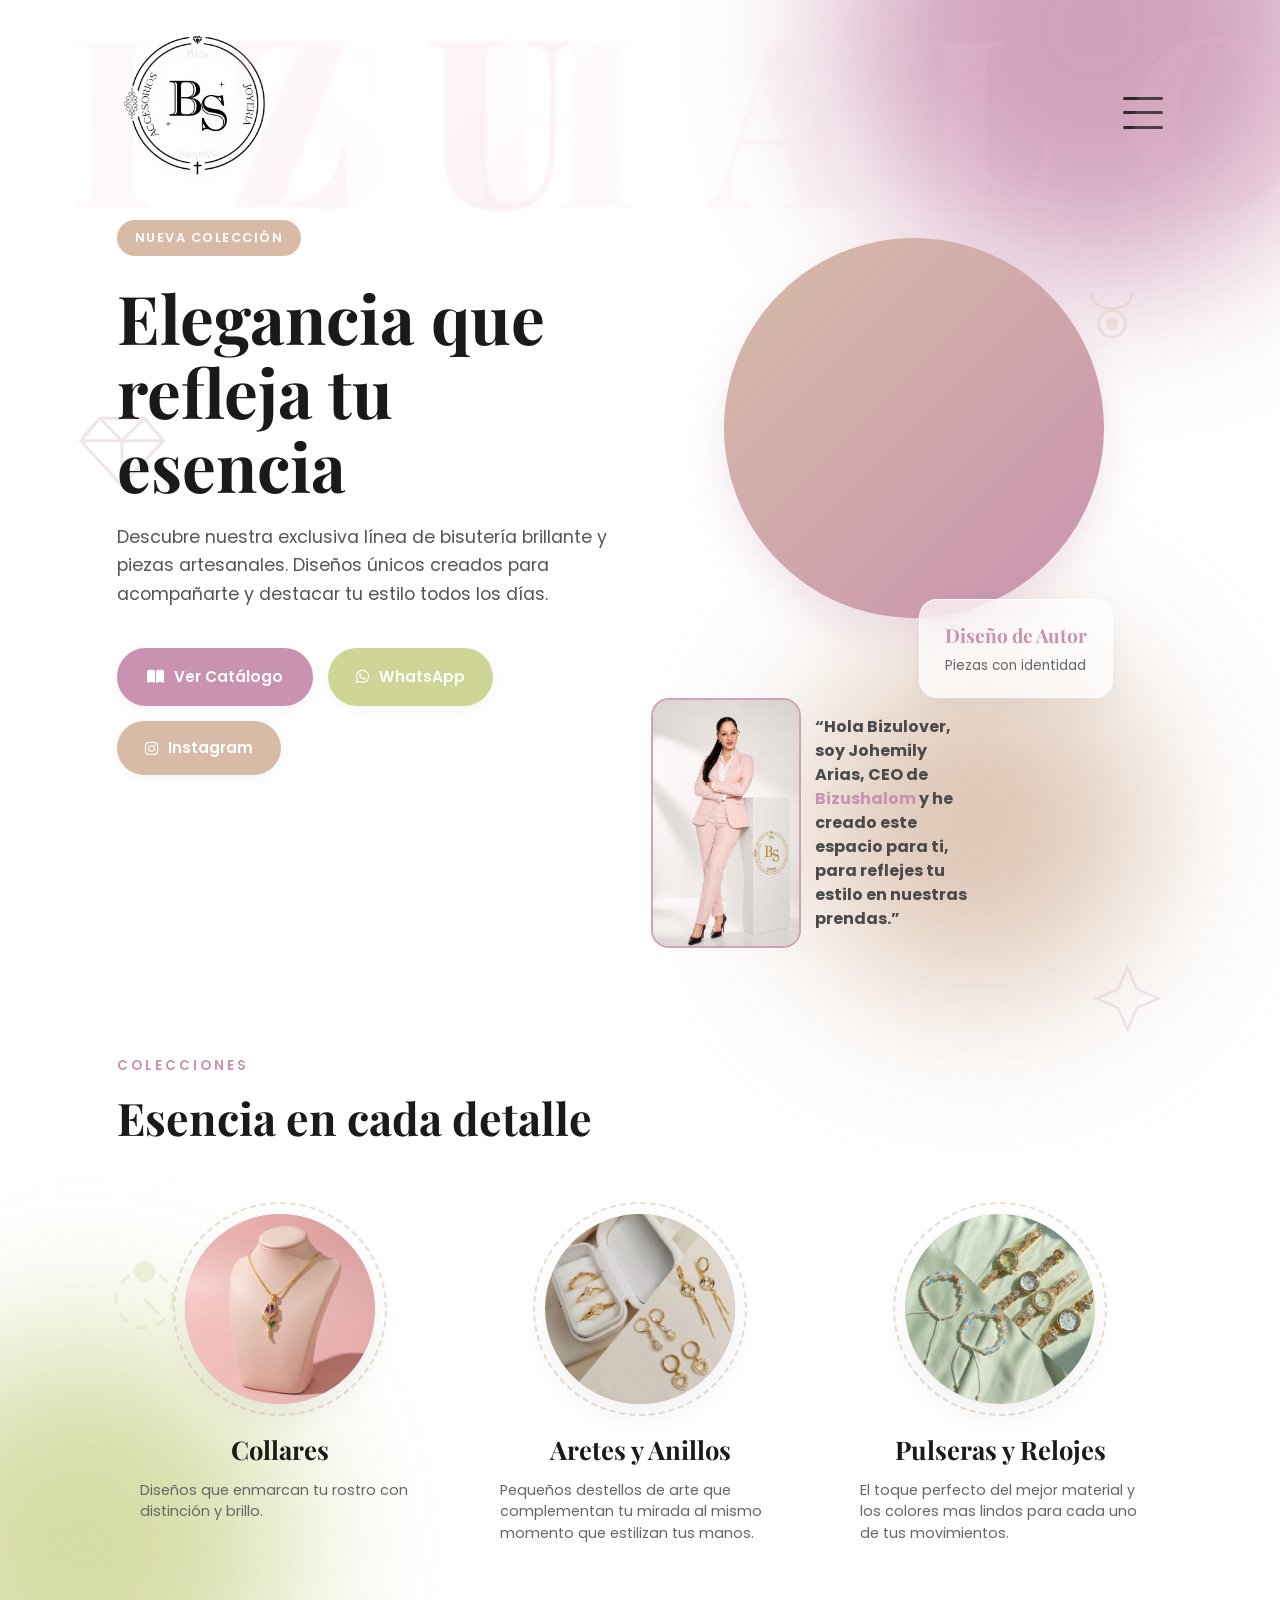
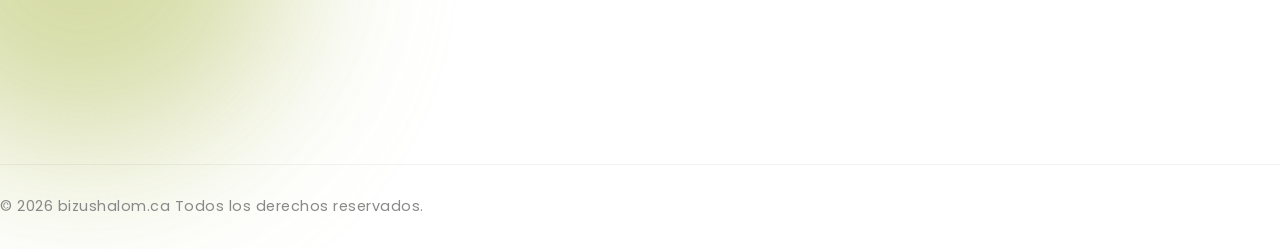
<file: index.html>
﻿<!DOCTYPE html>
<html lang="es">
<head>
    <meta charset="UTF-8">
    <meta name="viewport" content="width=device-width, initial-scale=1.0">
    <title>Bizushalom | Bisutería Artesanal y de Metal</title>
    
    <!-- Google Fonts -->
    <link rel="preconnect" href="https://fonts.googleapis.com">
    <link rel="preconnect" href="https://fonts.gstatic.com" crossorigin>
    <link href="https://fonts.googleapis.com/css2?family=Playfair+Display:ital,wght@0,600;1,600&family=Poppins:wght@300;400;500;600&display=swap" rel="stylesheet">
    
    <!-- FontAwesome para los íconos -->
    <link rel="stylesheet" href="https://cdnjs.cloudflare.com/ajax/libs/font-awesome/6.4.0/css/all.min.css">
    
    <!-- Enlace a tu hoja de estilos -->
    <link rel="stylesheet" href="style.css">
</head>
<body>

    <!-- Formas decorativas de fondo (Manchas de color fluido) -->
    <div class="bg-shape shape1"></div>
    <div class="bg-shape shape2"></div>
    <div class="bg-shape shape3"></div>

    <main class="page-container">

        <!-- ==============================================
             Formas minimalistas de joyería de fondo
             ============================================== -->
    
    <!-- 1. Diamante geométrico -->
    <div class="jewel-shape jewel-diamond">
        <svg xmlns="http://www.w3.org/2000/svg" viewBox="0 0 24 24" fill="none" stroke="#c992b0" stroke-width="0.8" stroke-linecap="round" stroke-linejoin="round">
            <polygon points="6,3 18,3 23,9 12,21 1,9"/>
            <line x1="6" y1="3" x2="12" y2="9"/>
            <line x1="18" y1="3" x2="12" y2="9"/>
            <line x1="1" y1="9" x2="23" y2="9"/>
            <line x1="12" y1="9" x2="12" y2="21"/>
        </svg>
    </div>
    
    <!-- 2. Collar elegante -->
    <div class="jewel-shape jewel-necklace">
        <svg xmlns="http://www.w3.org/2000/svg" viewBox="0 0 24 24" fill="none" stroke="#d7bba6" stroke-width="0.8" stroke-linecap="round">
            <path d="M6,2 C6,8 18,8 18,2"/>
            <circle cx="12" cy="11" r="4"/>
            <circle cx="12" cy="11" r="1.5" fill="#d7bba6"/>
        </svg>
    </div>
    
    <!-- 3. Arete / Aro abstracto -->
    <div class="jewel-shape jewel-earring">
        <svg xmlns="http://www.w3.org/2000/svg" viewBox="0 0 24 24" fill="none" stroke="#ced595" stroke-width="1">
            <circle cx="12" cy="12" r="8" stroke-dasharray="3 3"/>
            <circle cx="12" cy="4" r="2.5" fill="#ced595"/>
            <path d="M12,12 L16,16" stroke="#ced595"/>
        </svg>
    </div>
    
    <!-- 4. Destello / Cristal -->
    <div class="jewel-shape jewel-sparkle">
        <svg xmlns="http://www.w3.org/2000/svg" viewBox="0 0 24 24" fill="none" stroke="#c992b0" stroke-width="0.8">
            <path d="M12,2 L15,9 L22,12 L15,15 L12,22 L9,15 L2,12 L9,9 Z"/>
        </svg>
    </div>

    <!-- ==============================================
         Encabezado
         ============================================== -->
    <header class="header">
        <a href="#" class="logo-link">
            <span class="logo-bizu">Bizu</span>
            <img src="LOGO-NEGRO.png" alt="Logo Bizushalom" class="logo-img" loading="lazy" decoding="async" width="220" height="160">
            <span class="logo-ghost">shalom</span>
        </a>
        <div class="menu-wrapper">
            <button class="menu-button" aria-expanded="false" aria-controls="main-menu" type="button">
                <span class="bar"></span>
                <span class="bar"></span>
                <span class="bar"></span>
                <span class="sr-only">Abrir menú</span>
            </button>
            <nav id="main-menu" class="menu-dropdown" aria-hidden="true">
                <a href="conoce.html">Conoce más sobre nosotros</a>
                <a href="preguntas.html">Preguntas Frecuentes</a>
                <a href="referencias.html">Referencias</a>
            </nav>
        </div>
    </header>

    <!-- Sección Principal (Hero) -->
    <section class="hero">
        <div class="hero-content">
            <span class="badge">Nueva Colección</span>
            <h1>Elegancia que refleja tu esencia</h1>
            <p>Descubre nuestra exclusiva línea de bisutería brillante y piezas artesanales. Diseños únicos creados para acompañarte y destacar tu estilo todos los días.</p>
            
            <!-- Botones de Acción -->
            <div class="cta-buttons">
                <a href="https://www.canva.com/design/DAG_RZOqT8w/hIiqvqozPCcVg7uMzslrVw/view?utm_content=DAG_RZOqT8w&utm_campaign=designshare&utm_medium=link2&utm_source=uniquelinks&utlId=h71332760eb&success=true" class="btn btn-primary" target="_blank" rel="noopener noreferrer">
                    <i class="fas fa-book-open"></i> Ver Catálogo
                </a>
                <a href="https://wa.me/+584162233649" class="btn btn-whatsapp" target="_blank" rel="noopener noreferrer">
                    <i class="fab fa-whatsapp"></i> WhatsApp
                </a>
                <a href="https://www.instagram.com/bizushalom?igsh=OWE4YXo4MjgweGNv" class="btn btn-instagram" target="_blank" rel="noopener noreferrer">
                    <i class="fab fa-instagram"></i> Instagram
                </a>
            </div>
        </div>

        <div class="hero-image-container">
            <div class="circle-decoration">
                <!-- AÑADIDO: 5 Fotos para el Carrusel automático -->
                <img src="collar-principal.jpeg" alt="Colección 1" class="hero-image slide-1" loading="lazy" decoding="async" width="380" height="380">
                <img src="foto2.jpeg" alt="Colección 2" class="hero-image slide-2" loading="lazy" decoding="async" width="380" height="380">
                <img src="foto3.jpeg" alt="Colección 3" class="hero-image slide-3" loading="lazy" decoding="async" width="380" height="380">
                <img src="foto4.jpeg" alt="Colección 4" class="hero-image slide-4" loading="lazy" decoding="async" width="380" height="380">
                <img src="foto5.jpeg" alt="Colección 5" class="hero-image slide-5" loading="lazy" decoding="async" width="380" height="380">
            </div>
            <div class="glass-card">
                <h3>Diseño de Autor</h3>
                <p>Piezas con identidad</p>
            </div>
            <div class="ceo-wrapper">
                <div class="ceo-card">
                    <div class="ceo-photo">
                        <img src="ceo-johemily.jpeg" alt="Johemily Arias CEO de Bizushalom" loading="lazy" decoding="async" width="150" height="250">
                    </div>
                </div>
                <div class="ceo-caption">
                    <strong>“Hola Bizulover, soy Johemily Arias, CEO de <span class="text-rose">Bizushalom</span> y he creado este espacio para ti, para reflejes tu estilo en nuestras prendas.”</strong>
                </div>
            </div>
        </div>
    </section>

    <!-- Sección de Categorías -->
    <section class="categories-section">
        <div class="section-header">
            <span class="section-subtitle">Colecciones</span>
            <h2 class="section-title">Esencia en cada detalle</h2>
        </div>
        
        <div class="categories-container">
            <!-- 1) Collares -->
            <div class="category-card">
                <div class="circle-wrapper">
                    <div class="category-circle item-collares">
                        <img src="collares.jpeg" alt="Collares" class="category-image" loading="lazy" decoding="async" width="190" height="190">
                    </div>
                </div>
                <h3>Collares</h3>
                <p>Diseños que enmarcan tu rostro con distinción y brillo.</p>
            </div>

            <!-- 2) Aretes -->
            <div class="category-card">
                <div class="circle-wrapper">
                    <div class="category-circle item-aretes">
                        <img src="anillos.jpeg" alt="Aretes y Anillos" class="category-image" loading="lazy" decoding="async" width="190" height="190">
                    </div>
                </div>
                <h3>Aretes y Anillos</h3>
                <p>Pequeños destellos de arte que complementan tu mirada al mismo momento que estilizan tus manos.</p>
            </div>

            <!-- 3) Pulseras -->
            <div class="category-card">
                <div class="circle-wrapper">
                    <div class="category-circle item-pulseras">
                        <img src="pulseras-relojes.jpeg" alt="Pulseras y Relojes" class="category-image" loading="lazy" decoding="async" width="190" height="190">
                    </div>
                </div>
                <h3>Pulseras y Relojes</h3>
                <p>El toque perfecto del mejor material y los colores mas lindos para cada uno de tus movimientos.</p>
            </div>
        </div>
    </section>

    </main>

    <!-- ==============================================
         Pie de página
         ============================================== -->
    <footer class="footer">
        <p>&copy; 2026 bizushalom.ca Todos los derechos reservados.</p>
    </footer>

    <script>
        document.addEventListener('DOMContentLoaded', function() {
            const menuButton = document.querySelector('.menu-button');
            const menuDropdown = document.querySelector('.menu-dropdown');
            const menuWrapper = document.querySelector('.menu-wrapper');

            if (!menuButton || !menuDropdown) return;

            menuButton.addEventListener('click', function(event) {
                event.stopPropagation();
                const isOpen = menuDropdown.classList.toggle('open');
                menuButton.setAttribute('aria-expanded', String(isOpen));
                menuDropdown.setAttribute('aria-hidden', String(!isOpen));
            });

            document.addEventListener('click', function(event) {
                if (!menuWrapper.contains(event.target)) {
                    menuDropdown.classList.remove('open');
                    menuButton.setAttribute('aria-expanded', 'false');
                    menuDropdown.setAttribute('aria-hidden', 'true');
                }
            });
        });
    </script>
</body>
</html>
</file>
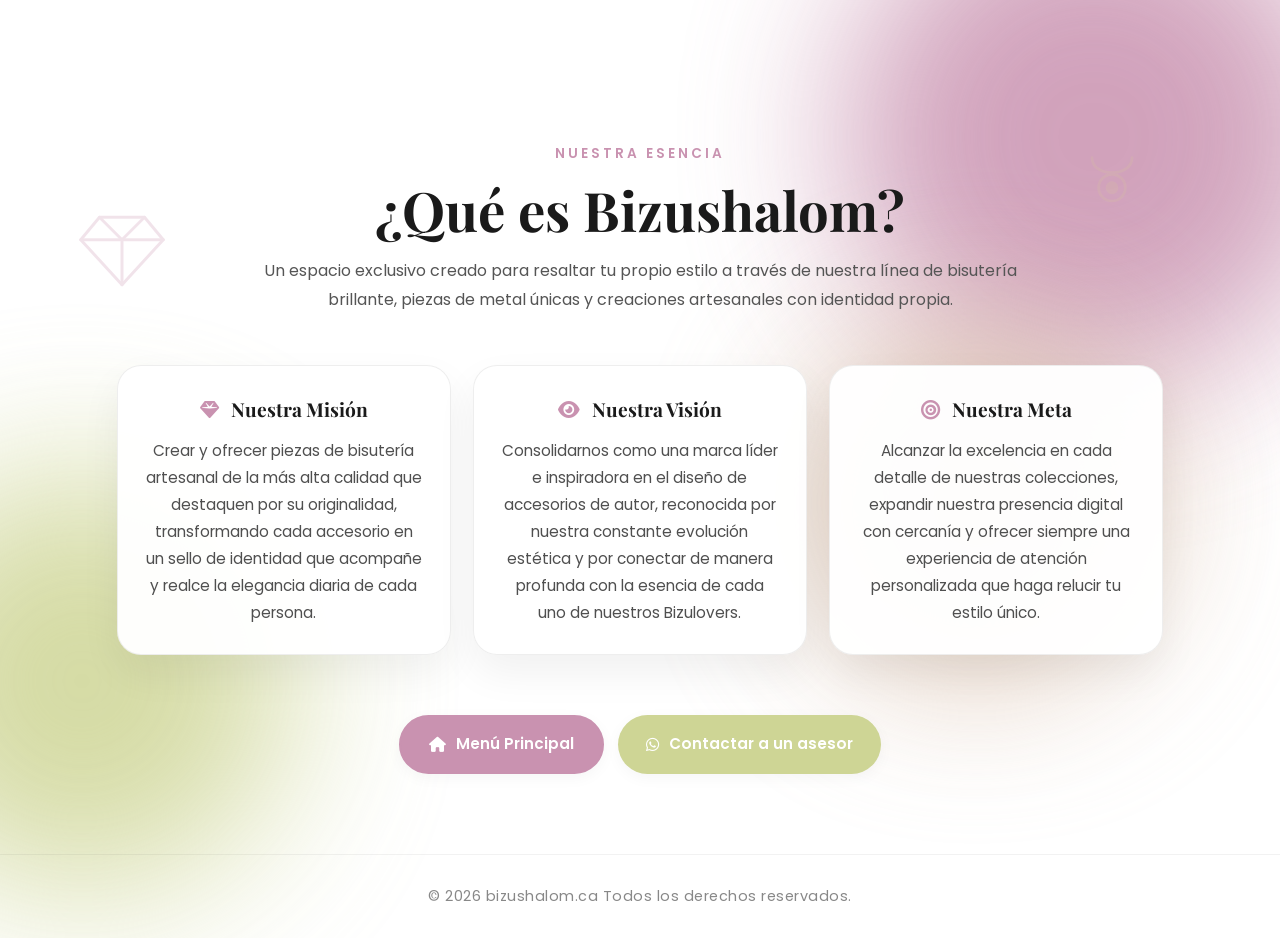
<file: conoce.html>
<!DOCTYPE html>
<html lang="es">
<head>
    <meta charset="UTF-8">
    <meta name="viewport" content="width=device-width, initial-scale=1.0">
    <title>Conoce más sobre nosotros | Bizushalom</title>
    
    <link rel="preconnect" href="https://fonts.googleapis.com">
    <link rel="preconnect" href="https://fonts.gstatic.com" crossorigin>
    <link href="https://fonts.googleapis.com/css2?family=Playfair+Display:ital,wght@0,600;1,600&family=Poppins:wght@300;400;500;600&display=swap" rel="stylesheet">
    
    <link rel="stylesheet" href="https://cdnjs.cloudflare.com/ajax/libs/font-awesome/6.4.0/css/all.min.css">
    
    <link rel="stylesheet" href="style.css">
</head>
<body>

    <div class="bg-shape shape1"></div>
    <div class="bg-shape shape2"></div>
    <div class="bg-shape shape3"></div>

    <div class="jewel-shape jewel-diamond">
        <svg xmlns="http://www.w3.org/2000/svg" viewBox="0 0 24 24" fill="none" stroke="#c992b0" stroke-width="0.8" stroke-linecap="round" stroke-linejoin="round">
            <polygon points="6,3 18,3 23,9 12,21 1,9"/>
            <line x1="6" y1="3" x2="12" y2="9"/>
            <line x1="18" y1="3" x2="12" y2="9"/>
            <line x1="1" y1="9" x2="23" y2="9"/>
            <line x1="12" y1="9" x2="12" y2="21"/>
        </svg>
    </div>
    
    <div class="jewel-shape jewel-necklace">
        <svg xmlns="http://www.w3.org/2000/svg" viewBox="0 0 24 24" fill="none" stroke="#d7bba6" stroke-width="0.8" stroke-linecap="round">
            <path d="M6,2 C6,8 18,8 18,2"/>
            <circle cx="12" cy="11" r="4"/>
            <circle cx="12" cy="11" r="1.5" fill="#d7bba6"/>
        </svg>
    </div>

    <main class="page-container" style="padding: 40px 6% 60px;">

        <div class="faq-hero" style="padding-bottom: 20px;">
            <span class="section-subtitle">Nuestra Esencia</span>
            <h1 style="line-height: 1.2; margin-bottom: 15px;">¿Qué es Bizushalom?</h1>
            <p class="faq-intro" style="margin: 0 auto;">Un espacio exclusivo creado para resaltar tu propio estilo a través de nuestra línea de bisutería brillante, piezas de metal únicas y creaciones artesanales con identidad propia.</p>
        </div>

        <div class="faq-section" style="padding: 30px 0 60px;">
            <div class="faq-grid">
                
                <div class="faq-card">
                    <h2 class="faq-question">
                        <i class="fas fa-gem" style="color: var(--rosado); margin-right: 8px;"></i> Nuestra Misión
                    </h2>
                    <p class="faq-answer">Crear y ofrecer piezas de bisutería artesanal de la más alta calidad que destaquen por su originalidad, transformando cada accesorio en un sello de identidad que acompañe y realce la elegancia diaria de cada persona.</p>
                </div>

                <div class="faq-card">
                    <h2 class="faq-question">
                        <i class="fas fa-eye" style="color: var(--rosado); margin-right: 8px;"></i> Nuestra Visión
                    </h2>
                    <p class="faq-answer">Consolidarnos como una marca líder e inspiradora en el diseño de accesorios de autor, reconocida por nuestra constante evolución estética y por conectar de manera profunda con la esencia de cada uno de nuestros Bizulovers.</p>
                </div>

                <div class="faq-card">
                    <h2 class="faq-question">
                        <i class="fas fa-bullseye" style="color: var(--rosado); margin-right: 8px;"></i> Nuestra Meta
                    </h2>
                    <p class="faq-answer">Alcanzar la excelencia en cada detalle de nuestras colecciones, expandir nuestra presencia digital con cercanía y ofrecer siempre una experiencia de atención personalizada que haga relucir tu estilo único.</p>
                </div>

            </div>
        </div>

        <div class="faq-actions">
            <a href="index.html" class="btn btn-primary">
                <i class="fas fa-home"></i> Menú Principal
            </a>
            <a href="https://wa.me/+584162233649" class="btn btn-whatsapp" target="_blank" rel="noopener noreferrer">
                <i class="fab fa-whatsapp"></i> Contactar a un asesor
            </a>
        </div>

    </main>

    <footer class="footer" style="text-align: center;">
        <p>&copy; 2026 bizushalom.ca Todos los derechos reservados.</p>
    </footer>

</body>
</html>
</file>
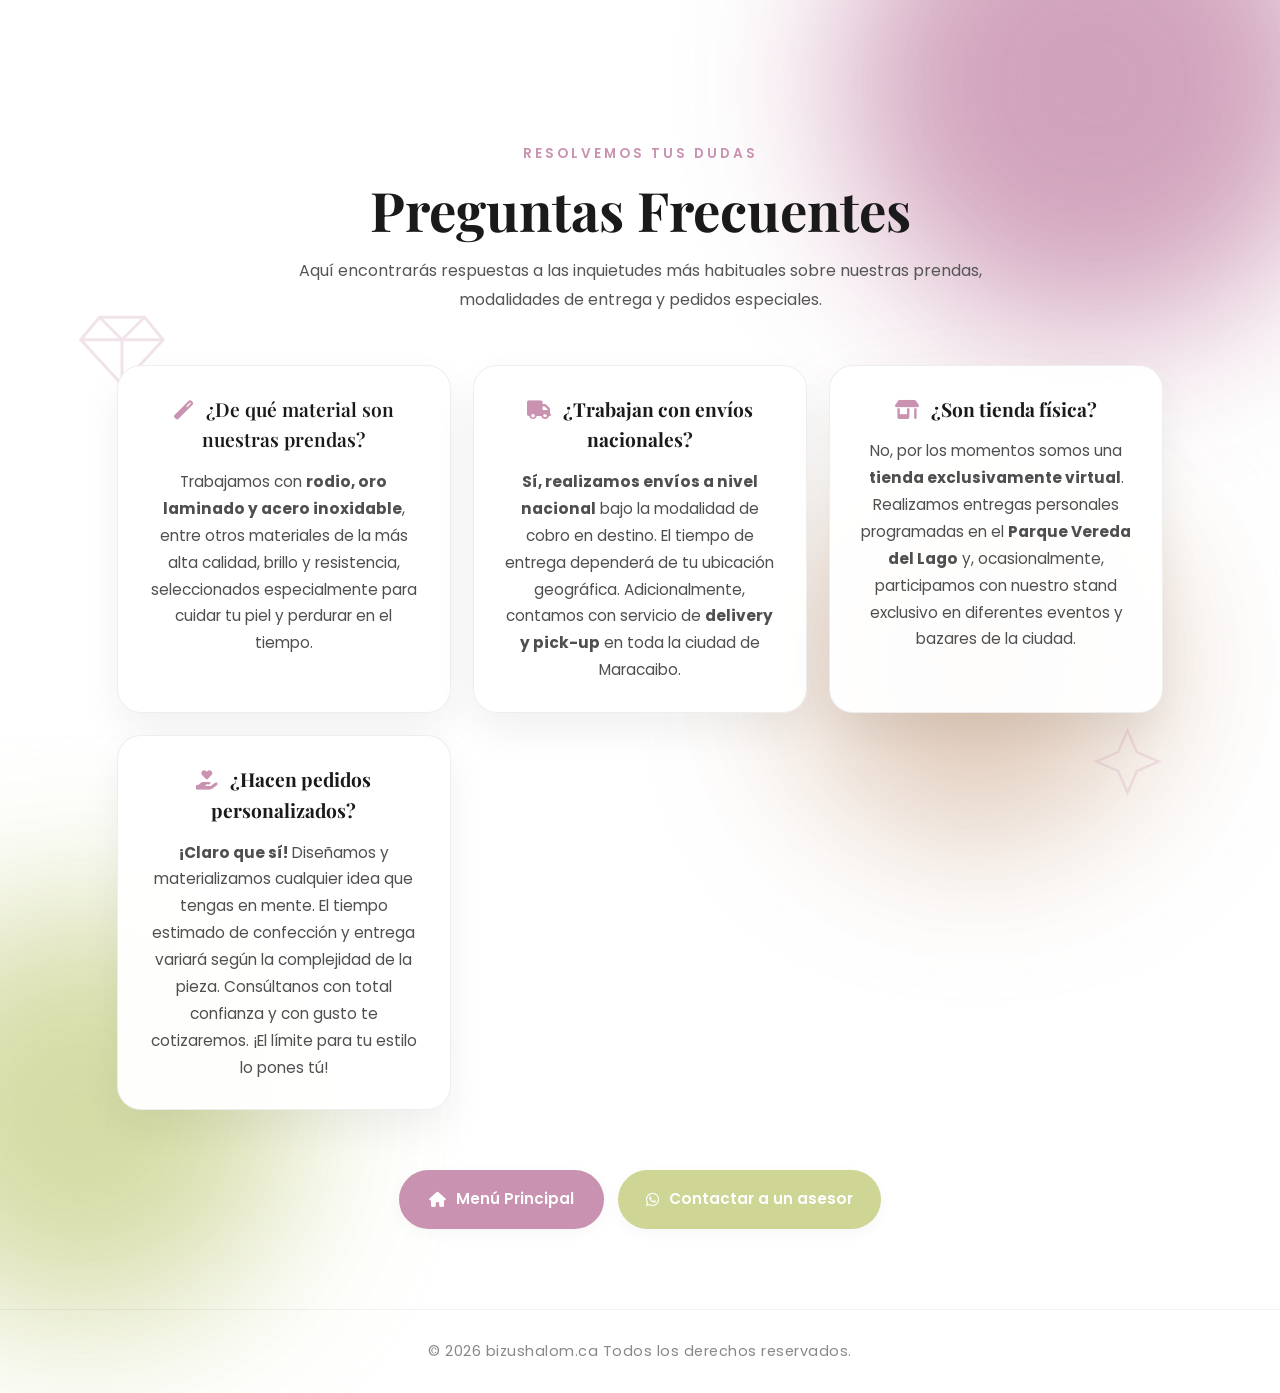
<file: preguntas.html>
<!DOCTYPE html>
<html lang="es">
<head>
    <meta charset="UTF-8">
    <meta name="viewport" content="width=device-width, initial-scale=1.0">
    <title>Preguntas Frecuentes | Bizushalom</title>
    
    <link rel="preconnect" href="https://fonts.googleapis.com">
    <link rel="preconnect" href="https://fonts.gstatic.com" crossorigin>
    <link href="https://fonts.googleapis.com/css2?family=Playfair+Display:ital,wght@0,600;1,600&family=Poppins:wght@300;400;500;600&display=swap" rel="stylesheet">
    
    <link rel="stylesheet" href="https://cdnjs.cloudflare.com/ajax/libs/font-awesome/6.4.0/css/all.min.css">
    
    <link rel="stylesheet" href="style.css">
</head>
<body>

    <div class="bg-shape shape1"></div>
    <div class="bg-shape shape2"></div>
    <div class="bg-shape shape3"></div>

    <div class="jewel-shape jewel-diamond">
        <svg xmlns="http://www.w3.org/2000/svg" viewBox="0 0 24 24" fill="none" stroke="#c992b0" stroke-width="0.8" stroke-linecap="round" stroke-linejoin="round">
            <polygon points="6,3 18,3 23,9 12,21 1,9"/>
            <line x1="6" y1="3" x2="12" y2="9"/>
            <line x1="18" y1="3" x2="12" y2="9"/>
            <line x1="1" y1="9" x2="23" y2="9"/>
            <line x1="12" y1="9" x2="12" y2="21"/>
        </svg>
    </div>
    
    <div class="jewel-shape jewel-sparkle">
        <svg xmlns="http://www.w3.org/2000/svg" viewBox="0 0 24 24" fill="none" stroke="#c992b0" stroke-width="0.8">
            <path d="M12,2 L15,9 L22,12 L15,15 L12,22 L9,15 L2,12 L9,9 Z"/>
        </svg>
    </div>

    <main class="page-container" style="padding: 40px 6% 60px;">

        <div class="faq-hero" style="padding-bottom: 20px;">
            <span class="section-subtitle">Resolvemos tus dudas</span>
            <h1 style="line-height: 1.2; margin-bottom: 15px;">Preguntas Frecuentes</h1>
            <p class="faq-intro" style="margin: 0 auto;">Aquí encontrarás respuestas a las inquietudes más habituales sobre nuestras prendas, modalidades de entrega y pedidos especiales.</p>
        </div>

        <div class="faq-section" style="padding: 30px 0 60px;">
            <div class="faq-grid">
                
                <div class="faq-card">
                    <h2 class="faq-question" style="font-weight: 600;">
                        <i class="fas fa-magic" style="color: var(--rosado); margin-right: 8px;"></i> ¿De qué material son nuestras prendas?
                    </h2>
                    <p class="faq-answer">Trabajamos con <strong>rodio, oro laminado y acero inoxidable</strong>, entre otros materiales de la más alta calidad, brillo y resistencia, seleccionados especialmente para cuidar tu piel y perdurar en el tiempo.</p>
                </div>

                <div class="faq-card">
                    <h2 class="faq-question">
                        <i class="fas fa-truck" style="color: var(--rosado); margin-right: 8px;"></i> ¿Trabajan con envíos nacionales?
                    </h2>
                    <p class="faq-answer"><strong>Sí, realizamos envíos a nivel nacional</strong> bajo la modalidad de cobro en destino. El tiempo de entrega dependerá de tu ubicación geográfica. Adicionalmente, contamos con servicio de <strong>delivery y pick-up</strong> en toda la ciudad de Maracaibo.</p>
                </div>

                <div class="faq-card">
                    <h2 class="faq-question">
                        <i class="fas fa-store-alt" style="color: var(--rosado); margin-right: 8px;"></i> ¿Son tienda física?
                    </h2>
                    <p class="faq-answer">No, por los momentos somos una <strong>tienda exclusivamente virtual</strong>. Realizamos entregas personales programadas en el <strong>Parque Vereda del Lago</strong> y, ocasionalmente, participamos con nuestro stand exclusivo en diferentes eventos y bazares de la ciudad.</p>
                </div>

                <div class="faq-card">
                    <h2 class="faq-question">
                        <i class="fas fa-hand-holding-heart" style="color: var(--rosado); margin-right: 8px;"></i> ¿Hacen pedidos personalizados?
                    </h2>
                    <p class="faq-answer"><strong>¡Claro que sí!</strong> Diseñamos y materializamos cualquier idea que tengas en mente. El tiempo estimado de confección y entrega variará según la complejidad de la pieza. Consúltanos con total confianza y con gusto te cotizaremos. ¡El límite para tu estilo lo pones tú!</p>
                </div>

            </div>
        </div>

        <div class="faq-actions">
            <a href="index.html" class="btn btn-primary">
                <i class="fas fa-home"></i> Menú Principal
            </a>
            <a href="https://wa.me/+584162233649" class="btn btn-whatsapp" target="_blank" rel="noopener noreferrer">
                <i class="fab fa-whatsapp"></i> Contactar a un asesor
            </a>
        </div>

    </main>

    <footer class="footer" style="text-align: center;">
        <p>&copy; 2026 bizushalom.ca Todos los derechos reservados.</p>
    </footer>

</body>
</html>
</file>
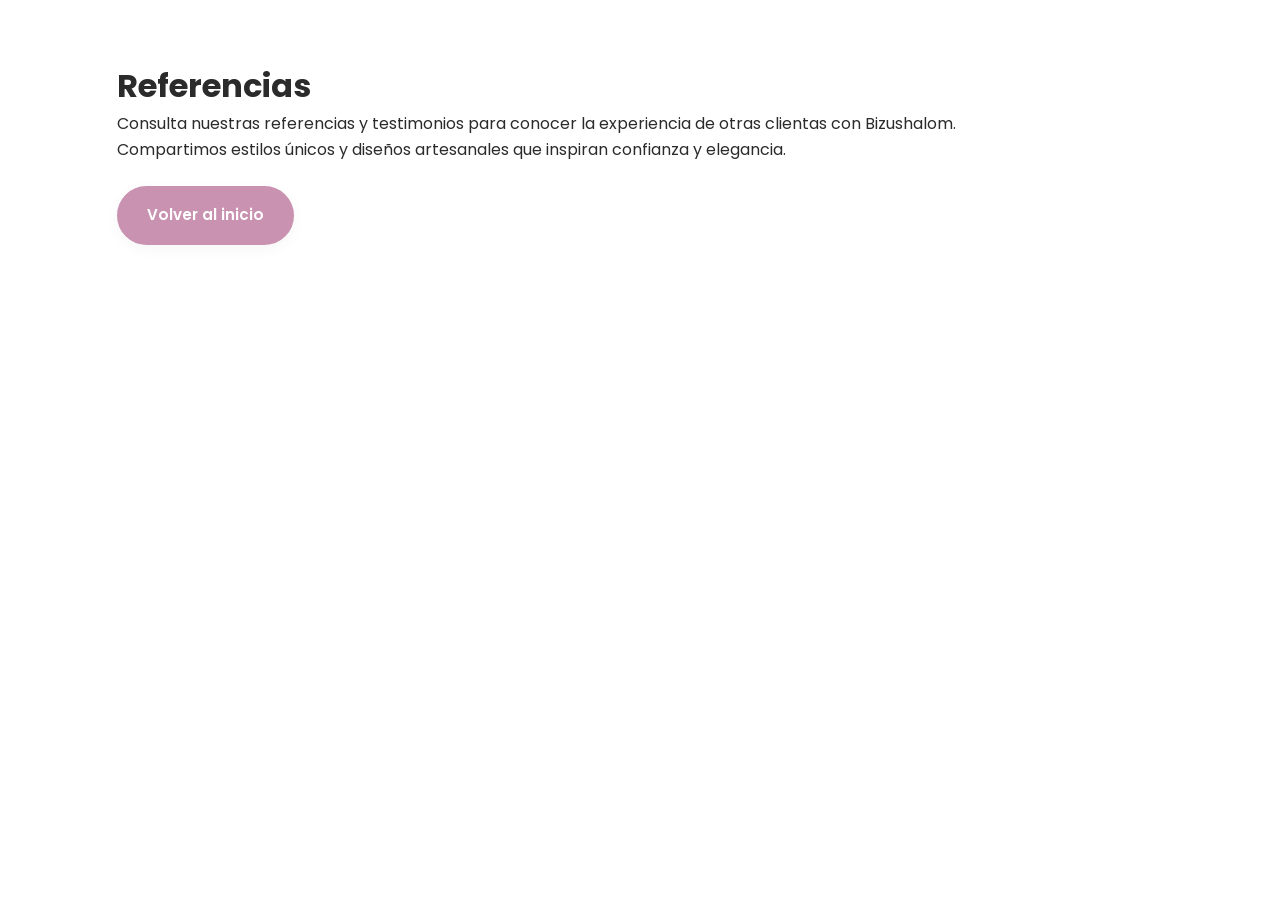
<file: referencias.html>
<!DOCTYPE html>
<html lang="es">
<head>
    <meta charset="UTF-8">
    <meta name="viewport" content="width=device-width, initial-scale=1.0">
    <title>Referencias | Bizushalom</title>
    <link rel="preconnect" href="https://fonts.googleapis.com">
    <link rel="preconnect" href="https://fonts.gstatic.com" crossorigin>
    <link href="https://fonts.googleapis.com/css2?family=Playfair+Display:ital,wght@0,600;1,600&family=Poppins:wght@300;400;500;600&display=swap" rel="stylesheet">
    <link rel="stylesheet" href="style.css">
</head>
<body>
    <main class="page-container" style="padding: 60px 6%;">
        <h1>Referencias</h1>
        <p>Consulta nuestras referencias y testimonios para conocer la experiencia de otras clientas con Bizushalom.</p>
        <p>Compartimos estilos únicos y diseños artesanales que inspiran confianza y elegancia.</p>
        <a href="index.html" class="btn btn-primary" style="margin-top: 24px; display: inline-flex; align-items:center;">Volver al inicio</a>
    </main>
</body>
</html>
</file>
<file: style.css>
﻿/* =========================================
   VARIABLES DE COLOR Y ESTILOS GLOBALES
========================================= */
:root {
    --blanco: #ffffff;
    --rosado: #c992b0;
    --verde: #ced595;
    --beige: #d7bba6;
    
    --font-titulos: 'Playfair Display', serif;
    --font-textos: 'Poppins', sans-serif;
}

* {
    margin: 0;
    padding: 0;
    box-sizing: border-box;
}

.sr-only {
    position: absolute;
    width: 1px;
    height: 1px;
    padding: 0;
    margin: -1px;
    overflow: hidden;
    clip: rect(0, 0, 0, 0);
    white-space: nowrap;
    border: 0;
}

html {
    scroll-behavior: smooth;
    font-size: 16px;
}

body {
    font-family: var(--font-textos);
    background-color: var(--blanco);
    color: #2b2b2b;
    overflow-x: hidden; /* Evita scrolls horizontales si algo sobresale */
    position: relative;
    min-height: 100vh;
    line-height: 1.6;
}

img {
    max-width: 100%;
    height: auto;
    display: block;
}

.page-container {
    width: min(1200px, 100%);
    margin: 0 auto;
    padding: 0 6%;
}

@media (max-width: 768px) {
    .page-container {
        padding: 0 5%;
    }
}

/* =========================================
   FONDOS Y FORMAS DECORATIVAS ORGÁNICAS
========================================= */
.bg-shape {
    position: absolute;
    border-radius: 50%;
    z-index: -2;
    filter: blur(80px);
    opacity: 0.85; 
    animation: floatBg 15s infinite alternate ease-in-out;
}

.shape1 {
    width: 500px;
    height: 500px;
    background-color: var(--rosado);
    top: -12%;
    right: -5%;
}

.shape2 {
    width: 420px;
    height: 420px;
    background-color: var(--verde);
    bottom: 5%;
    left: -10%;
    animation-delay: 2.5s;
}

.shape3 {
    width: 350px;
    height: 350px;
    background-color: var(--beige);
    top: 35%;
    right: 10%;
    animation-delay: 5s;
    animation-direction: alternate-reverse;
}

/* =========================================
   ESTILOS DE JOYAS MINIMALISTAS
========================================= */
.jewel-shape {
    position: absolute;
    z-index: -1;
    pointer-events: none;
    animation: floatJewel 8s infinite ease-in-out;
}

.jewel-shape svg {
    width: 100%;
    height: 100%;
}

.jewel-diamond {
    top: 22%;
    left: 6%;
    width: 90px;
    height: 90px;
    opacity: 0.25;
    animation-duration: 7s;
}

.jewel-necklace {
    top: 15%;
    right: 10%;
    width: 80px;
    height: 100px;
    opacity: 0.30;
    animation-duration: 9s;
    animation-delay: 1.5s;
}

.jewel-earring {
    top: 68%;
    left: 8%;
    width: 85px;
    height: 85px;
    opacity: 0.28;
    animation-duration: 8.5s;
    animation-delay: 0.8s;
}

.jewel-sparkle {
    top: 52%;
    right: 9%;
    width: 75px;
    height: 75px;
    opacity: 0.22;
    animation-duration: 6s;
    animation-delay: 2.5s;
}

/* =========================================
   ENCABEZADO Y LOGO DE IMAGEN
========================================= */
.header {
    padding: 25px 0; 
    display: flex;
    justify-content: space-between;
    align-items: center;
    position: relative;
    z-index: 10;
}

.logo-link {
    position: relative;
    display: inline-flex;
    align-items: center;
    gap: 14px;
    overflow: visible;
}

.menu-wrapper {
    position: relative;
}

.menu-button {
    display: inline-flex;
    flex-direction: column;
    justify-content: space-between;
    width: 40px;
    height: 32px;
    border: none;
    background: transparent;
    cursor: pointer;
    padding: 0;
    z-index: 15;
}

.menu-button .bar {
    width: 100%;
    height: 3px;
    border-radius: 999px;
    background-color: #2b2b2b;
}

.menu-dropdown {
    position: absolute;
    right: 0;
    top: calc(100% + 12px);
    width: 240px;
    background: rgba(255,255,255,0.98);
    border: 1px solid rgba(43, 43, 43, 0.08);
    box-shadow: 0 20px 40px rgba(0,0,0,0.12);
    border-radius: 18px;
    padding: 10px 0;
    opacity: 0;
    visibility: hidden;
    transform: translateY(-10px);
    transition: opacity 0.22s ease, transform 0.22s ease, visibility 0.22s ease;
    z-index: 20;
}

.menu-dropdown.open {
    opacity: 1;
    visibility: visible;
    transform: translateY(0);
}

.menu-dropdown a {
    display: block;
    padding: 12px 18px;
    color: #2b2b2b;
    text-decoration: none;
    font-weight: 600;
    transition: background-color 0.2s ease;
}

.menu-dropdown a:hover,
.menu-dropdown a:focus {
    background-color: rgba(201,146,176,0.14);
}

.menu-dropdown a + a {
    margin-top: 4px;
}

.logo-bizu,
.logo-ghost {
    position: absolute;
    top: 54%;
    transform: translateY(-50%) scaleY(1.12);
    font-family: var(--font-titulos);
    font-size: 13.2rem;
    font-weight: 900;
    letter-spacing: 0.34em;
    text-transform: uppercase;
    color: rgba(255,255,255,0.95);
    background: linear-gradient(135deg, rgba(255,255,255,0.95) 0%, rgba(233,146,190,0.9) 100%);
    -webkit-background-clip: text;
    background-clip: text;
    -webkit-text-fill-color: transparent;
    opacity: 0.16;
    filter: blur(0.9px);
    -webkit-filter: blur(0.9px);
    white-space: nowrap;
    pointer-events: none;
    z-index: 1;
}

.logo-bizu {
    left: calc(-150% - 28px);
}

.logo-ghost {
    left: calc(100% - 15px);
}

.logo-img {
    height: 160px; /* Tamaño principal en escritorio */
    width: auto;
    max-width: 100%;
    animation: fadeInDown 1s ease forwards;
    -webkit-animation: fadeInDown 1s ease forwards;
    transition: transform 0.3s ease;
    -webkit-transition: -webkit-transform 0.3s ease;
    filter: drop-shadow(0 4px 8px rgba(0,0,0,0.06));
    -webkit-filter: drop-shadow(0 4px 8px rgba(0,0,0,0.06));
}

.logo-img:hover {
    transform: scale(1.04);
    -webkit-transform: scale(1.04);
}

@media (max-width: 992px) {
    .logo-bizu,
    .logo-ghost {
        font-size: 8.8rem;
        left: calc(110% + 6px);
        top: 54%;
        transform: translateY(-50%) scaleY(1.12);
        -webkit-transform: translateY(-50%) scaleY(1.12);
        color: rgba(255,255,255,0.95);
        background: linear-gradient(135deg, rgba(255,255,255,0.95) 0%, rgba(233,146,190,0.9) 100%);
        -webkit-background-clip: text;
        background-clip: text;
        -webkit-text-fill-color: transparent;
        opacity: 0.16;
        filter: blur(0.8px);
        -webkit-filter: blur(0.8px);
    }

    .logo-bizu {
        left: calc(-145% - 22px);
    }

    .logo-ghost {
        left: calc(100% - 8px);
    }

    .logo-img {
        height: 140px;
    }
}

@media (max-width: 480px) {
    .logo-link {
        gap: 12px;
    }

    .logo-bizu,
    .logo-ghost {
        font-size: 4.6rem;
        letter-spacing: 0.24em;
        top: 54%;
        transform: translateY(-50%) scaleY(1.12);
        -webkit-transform: translateY(-50%) scaleY(1.12);
        color: rgba(255,255,255,0.95);
        background: linear-gradient(135deg, rgba(255,255,255,0.95) 0%, rgba(233,146,190,0.9) 100%);
        -webkit-background-clip: text;
        background-clip: text;
        -webkit-text-fill-color: transparent;
        opacity: 0.16;
        filter: blur(0.6px);
        -webkit-filter: blur(0.6px);
    }

    .logo-bizu {
        left: -120%;
    }

    .logo-ghost {
        left: 88%;
    }

    .logo-img {
        height: 120px;
    }

    .header {
        justify-content: center;
    }

    .menu-wrapper {
        position: absolute;
        right: 16px;
        top: 50%;
        transform: translateY(-50%);
    }
}

/* =========================================
   SECCIÓN PRINCIPAL (HERO)
========================================= */
.hero {
    display: flex;
    align-items: center;
    justify-content: space-between;
    padding: 10px 0 80px 0; 
    min-height: 70vh;
    gap: 50px;
    position: relative;
    flex-wrap: wrap;
}

.hero-content {
    flex: 1;
    max-width: 600px;
    animation: fadeInLeft 1.2s ease forwards;
    position: relative;
    z-index: 5;
}

.badge {
    display: inline-block;
    padding: 8px 18px;
    background-color: var(--beige);
    color: #fff;
    font-size: 0.8rem;
    font-weight: 600;
    border-radius: 20px;
    text-transform: uppercase;
    letter-spacing: 1.5px;
    margin-bottom: 25px;
}

.hero-content h1 {
    font-family: var(--font-titulos);
    font-size: 4.2rem;
    line-height: 1.1;
    color: #1a1a1a;
    margin-bottom: 20px;
}

.hero-content p {
    font-size: 1.1rem;
    color: #555;
    line-height: 1.6;
    margin-bottom: 40px;
}

/* BOTONES */
.cta-buttons {
    display: flex;
    gap: 15px;
    flex-wrap: wrap;
}

.btn {
    text-decoration: none;
    padding: 15px 28px;
    border-radius: 30px;
    font-weight: 600;
    font-size: 0.95rem;
    display: flex;
    align-items: center;
    justify-content: center; /* Alinea los íconos al centro en cualquier tamaño */
    gap: 10px;
    transition: all 0.4s cubic-bezier(0.165, 0.84, 0.44, 1);
    box-shadow: 0 4px 15px rgba(0,0,0,0.04);
}

.btn-primary {
    background-color: var(--rosado);
    color: var(--blanco);
    border: 2px solid var(--rosado);
}

.btn-primary:hover {
    background-color: transparent;
    color: var(--rosado);
    transform: translateY(-4px);
    box-shadow: 0 12px 24px rgba(201, 146, 176, 0.35);
}

.btn-whatsapp {
    background-color: var(--verde);
    color: var(--blanco);
}

.btn-whatsapp:hover {
    background-color: #b7be82;
    transform: translateY(-4px);
    box-shadow: 0 12px 24px rgba(206, 213, 149, 0.45);
}

.btn-instagram {
    background-color: var(--beige);
    color: var(--blanco);
}

.btn-instagram:hover {
    background-color: #c4a793;
    transform: translateY(-4px);
    box-shadow: 0 12px 24px rgba(215, 187, 166, 0.45);
}

/* IMAGEN DECORATIVA HERO */
.hero-image-container {
    flex: 1;
    position: relative;
    display: flex;
    justify-content: center;
    align-items: center;
    animation: fadeInRight 1.2s ease forwards;
    z-index: 5;
    width: 100%;
    min-width: 280px;
}

.circle-decoration {
    width: 100%;
    max-width: 380px;
    aspect-ratio: 1 / 1; /* Mantiene la proporción circular perfecta en todas las pantallas */
    background: linear-gradient(135deg, var(--beige), var(--rosado));
    border-radius: 50%;
    animation: float 6s infinite ease-in-out;
    box-shadow: 0 20px 40px rgba(201, 146, 176, 0.25);
    overflow: hidden; 
    display: flex;
    justify-content: center;
    align-items: center;
    margin: 0 auto 90px;
    position: relative; /* AÑADIDO: Necesario para el carrusel absolute */
}

/* AÑADIDO: Configuración de la imagen para el Slider */
.hero-image {
    position: absolute;
    top: 0;
    left: 0;
    width: 100%;
    height: 100%;
    object-fit: cover;
    opacity: 0; /* Ocultas por defecto */
    transition: transform 0.5s ease;
    animation: fadeSlideshow 15s infinite; /* 5 fotos x 3 seg = 15 seg total */
}

/* AÑADIDO: Retrasos matemáticos para que pasen en orden de 3 en 3 segundos */
.slide-1 { animation-delay: 0s; }
.slide-2 { animation-delay: 3s; }
.slide-3 { animation-delay: 6s; }
.slide-4 { animation-delay: 9s; }
.slide-5 { animation-delay: 12s; }

.circle-decoration:hover .hero-image {
    transform: scale(1.05); 
}

.glass-card {
    position: absolute;
    bottom: 10px;
    right: 10%;
    background: rgba(255, 255, 255, 0.72);
    backdrop-filter: blur(12px);
    -webkit-backdrop-filter: blur(12px);
    padding: 20px 25px;
    border-radius: 18px;
    border: 1px solid rgba(255, 255, 255, 0.8);
    box-shadow: 0 10px 35px rgba(0, 0, 0, 0.04);
    animation: float 6s infinite ease-in-out;
    animation-delay: 1.5s;
    width: max-content;
    max-width: 90%;
}

.ceo-wrapper {
    position: absolute;
    bottom: -240px;
    left: -14px;
    display: flex;
    flex-direction: row;
    align-items: center;
    gap: 14px;
    width: min(100%, 360px);
    z-index: 10;
    transition: bottom 0.3s ease, left 0.3s ease;
}

.ceo-card {
    display: flex;
    justify-content: center;
    align-items: center;
    background: transparent;
    border-radius: 20px;
    padding: 0;
    border: none;
    box-shadow: none;
}

.ceo-photo {
    width: 150px;
    height: 250px;
    border-radius: 18px;
    overflow: hidden;
    border: 2px solid rgba(201, 146, 176, 0.85);
}

.ceo-photo img {
    width: 100%;
    height: 100%;
    object-fit: cover;
}

.ceo-caption {
    max-width: 160px;
    font-size: 1rem;
    line-height: 1.5;
    color: #4a4a4a;
    text-align: left;
    margin: 0;
}

.text-rose {
    color: var(--rosado);
}

.hero-image-container {
    margin-bottom: 50px;
}

.glass-card h3 {
    font-family: var(--font-titulos);
    color: var(--rosado);
    font-size: 1.2rem;
    margin-bottom: 4px;
}

.glass-card p {
    font-size: 0.85rem;
    color: #666;
}

/* =========================================
   SECCIÓN: PRENDAS EN TENDENCIA
========================================= */
.categories-section {
    padding: 200px 0;
    text-align: left;
    position: relative;
    z-index: 5;
}
.faq-hero {
    padding: 100px 0 40px;
    text-align: center;
}

.faq-hero .section-subtitle {
    font-size: 0.85rem;
    text-transform: uppercase;
    letter-spacing: 3px;
    color: var(--rosado);
    font-weight: 600;
    display: inline-block;
    margin-bottom: 12px;
}

.faq-hero h1 {
    font-family: var(--font-titulos);
    font-size: 3.4rem;
    margin-bottom: 18px;
    color: #1a1a1a;
}

.faq-intro {
    max-width: 760px;
    font-size: 1rem;
    color: #555;
    line-height: 1.8;
    margin-bottom: 32px;
}

.faq-actions {
    display: flex;
    flex-wrap: wrap;
    gap: 14px;
    justify-content: center;
}

.faq-section {
    padding: 20px 0 80px;
    text-align: center;
}

.faq-grid {
    display: grid;
    grid-template-columns: repeat(auto-fit, minmax(260px, 1fr));
    gap: 22px;
    justify-items: center;
}

.faq-notes {
    padding-bottom: 80px;
    text-align: center;
}

.faq-card {
    background: rgba(255, 255, 255, 0.96);
    border: 1px solid rgba(43, 43, 43, 0.08);
    border-radius: 24px;
    padding: 28px;
    box-shadow: 0 18px 40px rgba(0, 0, 0, 0.06);
}

.faq-question {
    font-family: var(--font-titulos);
    font-size: 1.2rem;
    margin-bottom: 14px;
    color: #1a1a1a;
}

.faq-answer {
    font-size: 0.96rem;
    line-height: 1.75;
    color: #4f4f4f;
}

.faq-notes {
    padding-bottom: 80px;
}

.faq-notes p {
    max-width: 860px;
    font-size: 1rem;
    color: #555;
    line-height: 1.8;
}

@media (max-width: 768px) {
    .faq-hero {
        padding-top: 70px;
    }

    .faq-hero h1 {
        font-size: 2.8rem;
    }

    .faq-actions {
        justify-content: flex-start;
    }
}

@media (max-width: 480px) {
    .faq-hero {
        padding-top: 55px;
    }

    .faq-actions {
        flex-direction: column;
        width: 100%;
    }

    .faq-actions .btn {
        width: 100%;
        max-width: 100%;
    }
}
.section-header {
    margin-bottom: 60px;
}

.section-subtitle {
    font-size: 0.85rem;
    text-transform: uppercase;
    letter-spacing: 3px;
    color: var(--rosado);
    font-weight: 600;
    display: block;
    margin-bottom: 5px;
}

.section-title {
    font-family: var(--font-titulos);
    font-size: 2.8rem;
    color: #1a1a1a;
}

.categories-container {
    display: grid;
    grid-template-columns: repeat(auto-fit, minmax(240px, 1fr));
    gap: 35px;
    justify-items: center;
}

.category-card {
    flex: 1;
    min-width: 250px;
    max-width: 300px;
    display: flex;
    flex-direction: column;
    align-items: center;
    background: transparent;
}

.circle-wrapper {
    position: relative;
    width: 190px;
    height: 190px;
    margin-bottom: 25px;
}

.category-circle {
    width: 100%;
    height: 100%;
    display: flex;
    justify-content: center;
    align-items: center;
    transition: all 0.6s cubic-bezier(0.175, 0.885, 0.32, 1.275);
    box-shadow: 0 12px 30px rgba(0,0,0,0.06);
    position: relative;
    z-index: 2;
    border-radius: 50%;
    overflow: hidden;
}

.category-image {
    width: 100%;
    height: 100%;
    object-fit: cover;
    display: block;
    border-radius: 50%;
}

.item-collares {
    background: linear-gradient(135deg, var(--rosado), var(--beige));
}

.item-aretes {
    background: linear-gradient(135deg, var(--verde), var(--rosado));
}

.item-pulseras {
    background: linear-gradient(135deg, var(--beige), var(--verde));
}

.category-circle i {
    transition: transform 0.5s ease;
}

.circle-wrapper::before {
    content: '';
    position: absolute;
    top: -12px;
    left: -12px;
    right: -12px;
    bottom: -12px;
    border: 2px dashed rgba(215, 187, 166, 0.5);
    border-radius: 50%;
    transition: all 0.6s ease;
    animation: rotateRing 25s linear infinite;
    z-index: 1;
}

.category-card h3 {
    font-family: var(--font-titulos);
    font-size: 1.6rem;
    color: #1a1a1a;
    margin-bottom: 10px;
    transition: color 0.3s ease;
}

.category-card p {
    font-size: 0.9rem;
    color: #666;
    line-height: 1.5;
    padding: 0 10px;
}

/* EFECTOS HOVER */
.category-card:hover .category-circle {
    transform: scale(1.06) translateY(-5px);
    border-radius: 50%; 
    box-shadow: 0 20px 40px rgba(201, 146, 176, 0.25);
}

.category-card:hover .category-circle i {
    transform: scale(1.15) rotate(10deg);
}

.category-card:hover .circle-wrapper::before {
    transform: scale(1.03);
    border-color: var(--rosado);
    border-style: solid;
}

.category-card:hover h3 {
    color: var(--rosado);
}

/* =========================================
   PIE DE PÁGINA (FOOTER)
========================================= */
.footer {
    text-align: left;
    padding: 30px 0;
    margin-top: 20px;
    border-top: 1px solid rgba(0, 0, 0, 0.05);
    position: relative;
    z-index: 5;
}

.footer p {
    font-size: 0.9rem;
    color: #888;
    letter-spacing: 0.5px;
}

/* =========================================
   ANIMACIONES KEYFRAMES
========================================= */
@keyframes float {
    0% { transform: translateY(0px); }
    50% { transform: translateY(-18px); }
    100% { transform: translateY(0px); }
}

@keyframes floatBg {
    0% { transform: translate(0, 0) scale(1); }
    100% { transform: translate(40px, 25px) scale(1.08); }
}

@keyframes floatJewel {
    0% { transform: translateY(0px) rotate(0deg); }
    50% { transform: translateY(-12px) rotate(6deg); }
    100% { transform: translateY(0px) rotate(0deg); }
}

@keyframes rotateRing {
    from { transform: rotate(0deg); }
    to { transform: rotate(360deg); }
}

@keyframes fadeInDown {
    from { opacity: 0; transform: translateY(-25px); }
    to { opacity: 1; transform: translateY(0); }
}

@keyframes fadeInLeft {
    from { opacity: 0; transform: translateX(-40px); }
    to { opacity: 1; transform: translateX(0); }
}

@keyframes fadeInRight {
    from { opacity: 0; transform: translateX(40px); }
    to { opacity: 1; transform: translateX(0); }
}

/* AÑADIDO: Keyframes precisos para el carrusel de 5 imágenes */
@keyframes fadeSlideshow {
    0%   { opacity: 0; }
    5%   { opacity: 1; }   /* Fade In */
    20%  { opacity: 1; }   /* Mantiene visible */
    25%  { opacity: 0; }   /* Fade Out cruzándose con la siguiente */
    100% { opacity: 0; }
}

/* =========================================
   DISEÑO RESPONSIVO (COMPATIBILIDAD TOTAL)
========================================= */

/* Tablets y pantallas medianas */
@media (max-width: 992px) {
    .hero {
        flex-direction: column;
        text-align: center; /* MODIFICADO: Cambiado a center para evitar desajustes en transición a móvil */
        padding-bottom: 50px;
    }
    
    .hero-content h1 { 
        font-size: 3.2rem; 
    }
    
    .cta-buttons { 
        justify-content: center; 
    }
    
    .hero-image-container {
        width: 100%;
        max-width: 420px;
        margin: 0 auto;
    }
    
    .glass-card {
        position: static;
        transform: none;
        right: auto;
        bottom: auto;
        margin: 24px auto 0;
    }
    
    .ceo-card {
        display: flex;
        justify-content: center;
        align-items: center;
        background: transparent;
        border-radius: 20px;
        padding: 0;
        border: none;
        box-shadow: none;
    }
}

/* Celulares y pantallas pequeñas */
@media (max-width: 480px) {
    .hero {
        flex-direction: column;
        text-align: center;
        padding-bottom: 40px;
    }
    
    .hero-content {
        width: 100%;
        margin: 0 auto;
        display: flex;
        flex-direction: column;
        align-items: center; /* CORRECCIÓN: Fuerza al texto y los elementos a centrarse real */
    }

    .hero-content h1 { 
        font-size: 2.4rem; 
        text-align: center;
    }
    
    .hero-content p {
        margin: 0 auto 24px;
        max-width: 100%;
        text-align: center;
    }
    
    /* Configuración especial para que los botones sean cómodos de tocar */
    .cta-buttons {
        flex-direction: column;
        width: 100%;
        align-items: center;
    }
    
    .btn { 
        width: 100%; 
        max-width: 320px;
    }
    
    .hero-image-container {
        margin: 0 auto 80px;
    }

    .ceo-wrapper {
        left: 50%; /* CORRECCIÓN VITAL: Pasa de izquierda estática a porcentaje */
        transform: translateX(-50%); /* CORRECCIÓN: Lo alinea maravillosamente debajo de la imagen del collar */
        bottom: -240px;
        width: min(100%, 340px);
        justify-content: center;
    }

    .ceo-caption {
        margin: 0;
        max-width: 100%;
        display: flex;
        align-items: center;
        text-align: left; /* El texto en sí se lee mejor hacia la izquierda, pero toda la caja ya está centrada */
    }

    .categories-section {
        text-align: center;
    }

    .section-header {
        display: flex;
        flex-direction: column;
        align-items: center;
    }

    .categories-container {
        justify-items: center;
    }

    .category-card {
        margin: 0 auto;
        max-width: 100%;
        text-align: center;
        align-items: center;
    }

    .logo-img { 
        height: 120px; 
    } 

    .footer {
        text-align: center; /* CORRECCIÓN: Centra los derechos reservados en el celular */
    }
}
</file>
